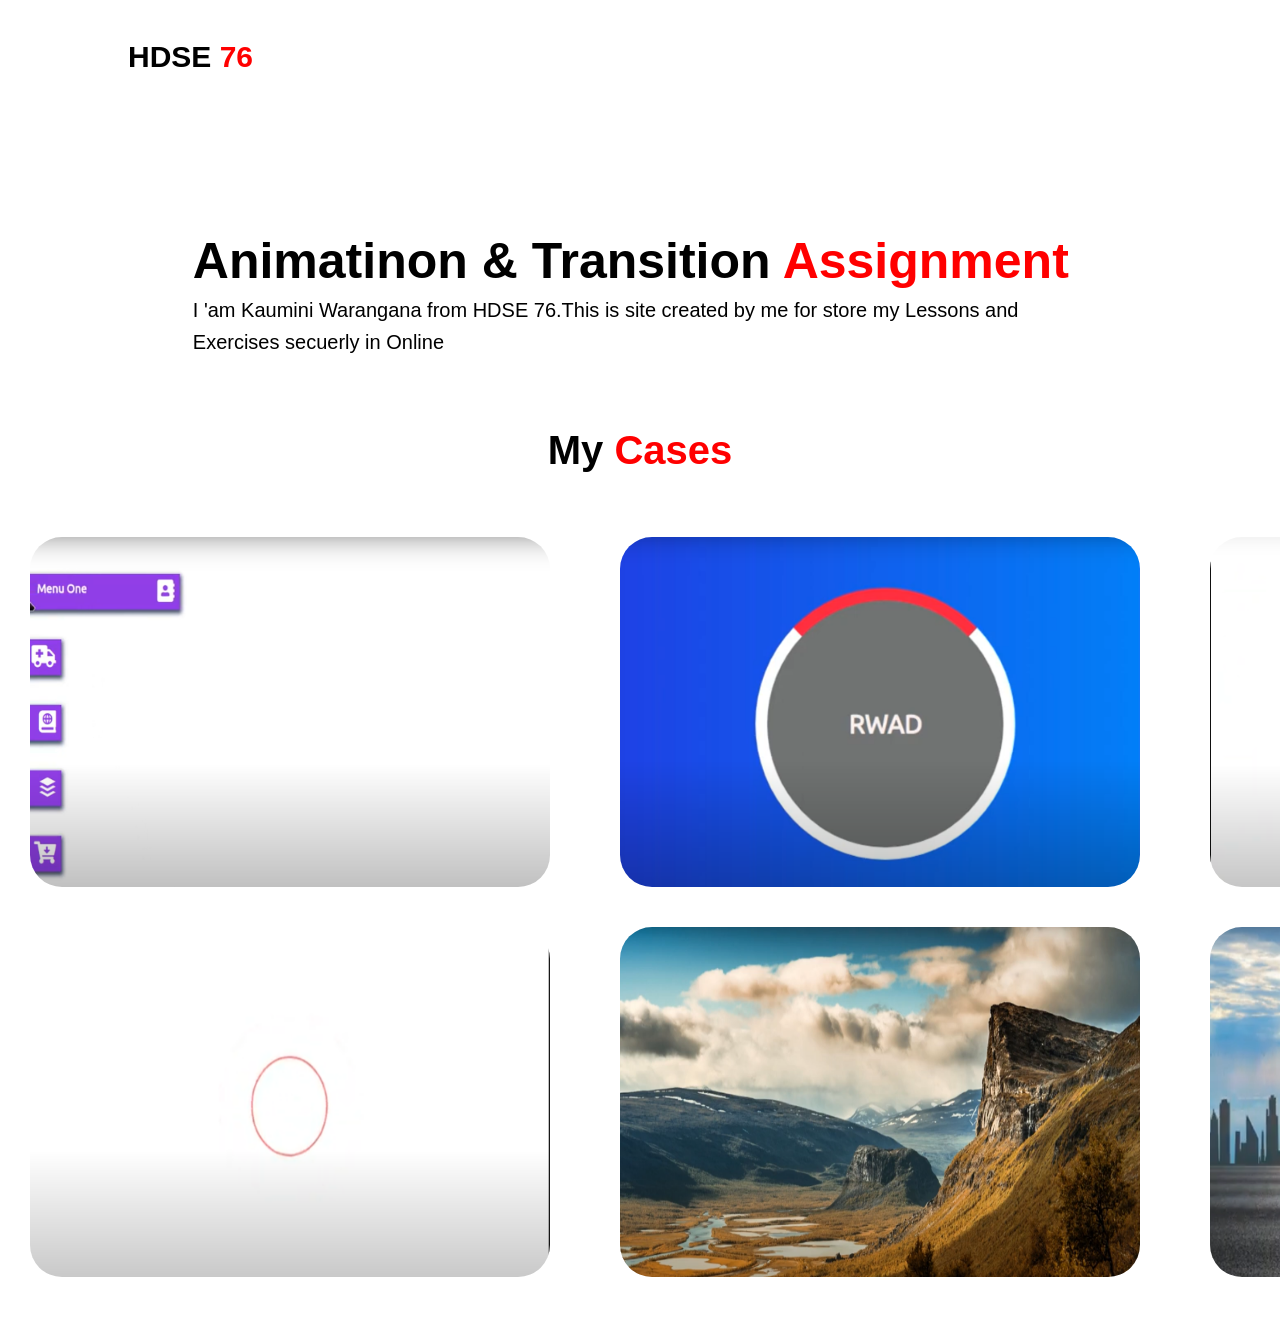
<file: index.html>
<!DOCTYPE html>
<html lang="en">
<head>
    <meta charset="UTF-8">
    <meta name="viewport" content="width=device-width, initial-scale=1.0">
    <title>Home</title>
    <link rel ="stylesheet"href="style.css">
</head>
<body>
    <div class="full-home">
    <header class ="header">
       
        <nav>
            <h1 style="color: rgb(0, 0, 0);">HDSE <span>76</span></h1>
           
        </nav>
    </header>

    <section class="home" class="active" id="home">
        <div class="home-content">
           
                <h2>Animatinon & Transition <span>Assignment</span></h2>
                <P>I 'am Kaumini Warangana from HDSE 76.This is site created by me for store my Lessons and Exercises secuerly in Online </P>
            </div>
           
         
        </div>
    </section>
</div>


    <section class="cases" id="cases">
        <div class="full-cases">
        <h1 class="heading">My <span>Cases</span></h1>
        <div class="cases-container">

            <div class="case-box">
                <img src="/images/Case1.png" alt="" />
                <div class="case-layer">
                  <h4>Case 1</h4>
                  <a href="/Case01/Case1.html"target="_blank"> Open Page</a>
                </div>
            </div>


              <div class="case-box">
                <img src="/images/Case2.png" alt="" />
                <div class="case-layer">
                  <h4>Case 2</h4>
                  <a href="/Case02/Case2.html"target="_blank"> Open Page</a>
                </div>
              </div>


              <div class="case-box">
                <img src="/images/Case3.png" alt="" />
                <div class="case-layer">
                  <h4>Case 3</h4>
                  <a href="/Case03/Case3.html"target="_blank"> Open Page </a>
                </div>
              </div>



              <div class="case-box">
                <img src="/images/Case4.png" alt="" />
                <div class="case-layer">
                  <h4>Case 4</h4>
                  <a href="/Case04/Case4.html"target="_blank"> Open Page</a>
                </div>
              </div>



              <div class="case-box">
                <img src="/images/Case5.png" alt="" />
                <div class="case-layer">
                  <h4>Case 5</h4>
                  <a href="/Case05/Case5.html"target="_blank"> Open Page</a>
                </div>
              </div>



              <div class="case-box">
                <img src="/images/Case6.png" alt="" />
                <div class="case-layer">
                  <h4>Case 6</h4>
                  <a href="/Case06/Case6.html" target="_blank"> Open Page</a>
                </div>
              </div>
        </div>
            </section>
        </div>
    
    
</body>
</html>
</file>
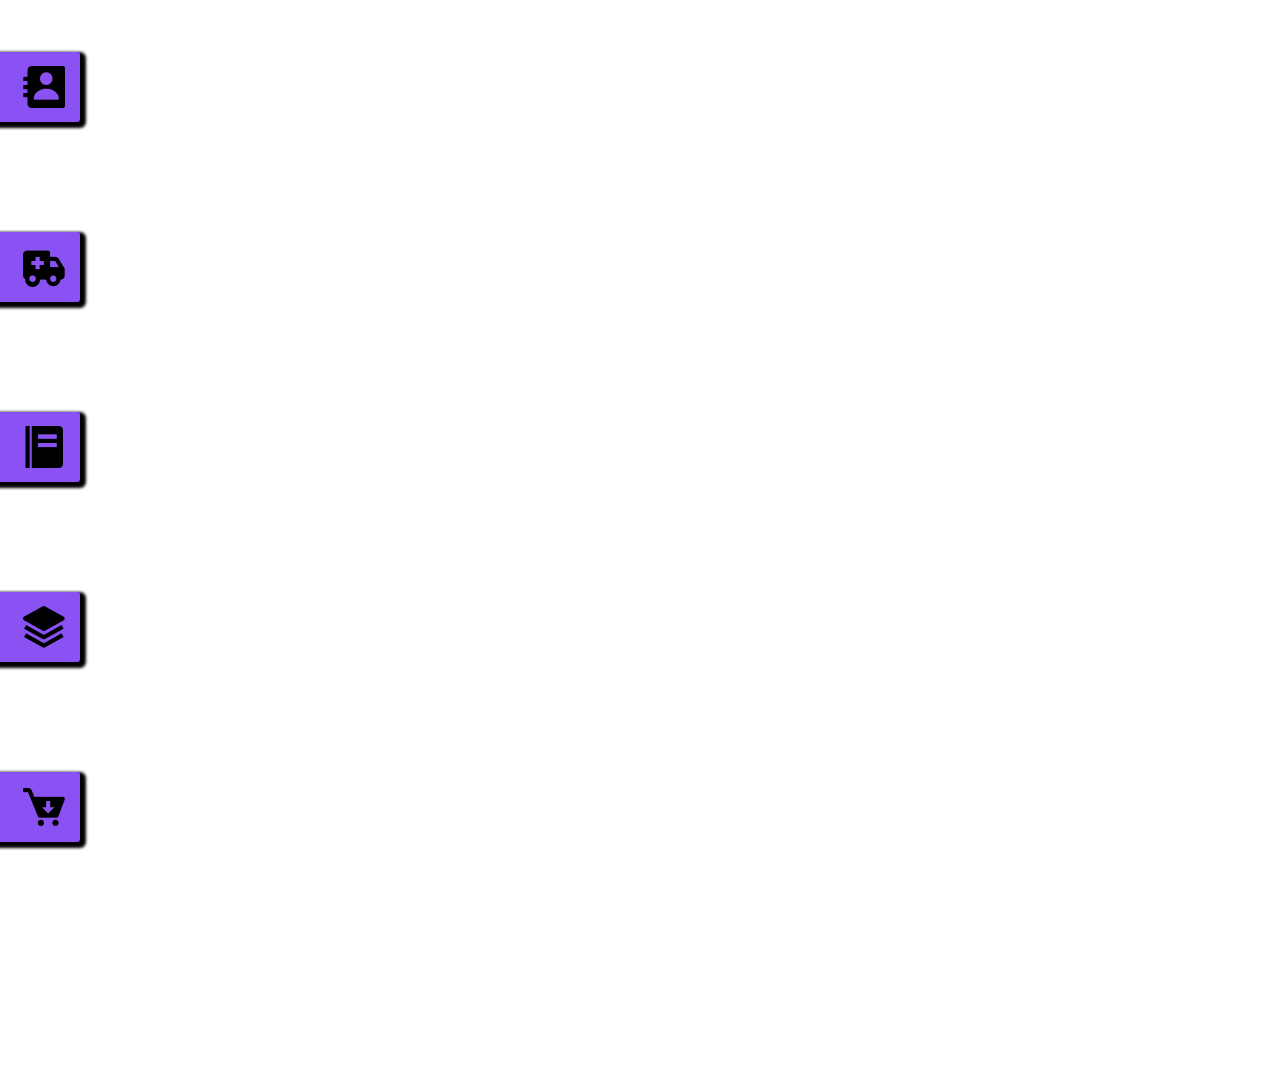
<file: Case01/Case1.html>
<!DOCTYPE html>
<html lang="en">
<head>
    <meta charset="UTF-8">
    <meta name="viewport" content="width=device-width, initial-scale=1.0">
    <title>Case 1</title>
    <link
    href="https://unpkg.com/boxicons@2.1.4/css/boxicons.min.css"
    rel="stylesheet"
  />
  <link rel ="stylesheet"href="Case1.css">
</head>
<body>

    <div class="container">
        <div class="box">
            <p>Menu One</p>
            <i class='bx bxs-contact'></i>
        </div>
        <div class="box">
            <p>Menu Two</p>
            <i class='bx bxs-ambulance' ></i>
        </div>
        <div class="box">
            <p>Menu Three</p>
            <i class='bx bxs-food-menu' ></i>
        </div>
        <div class="box">
            <p>Menu Four</p>
            <i class='bx bxs-layer' ></i>
        </div>
        <div class="box">
            <p>Menu Five</p>
            <i class='bx bxs-cart-download' ></i>
        </div>
    </div>
    
</body>
</html>
</file>
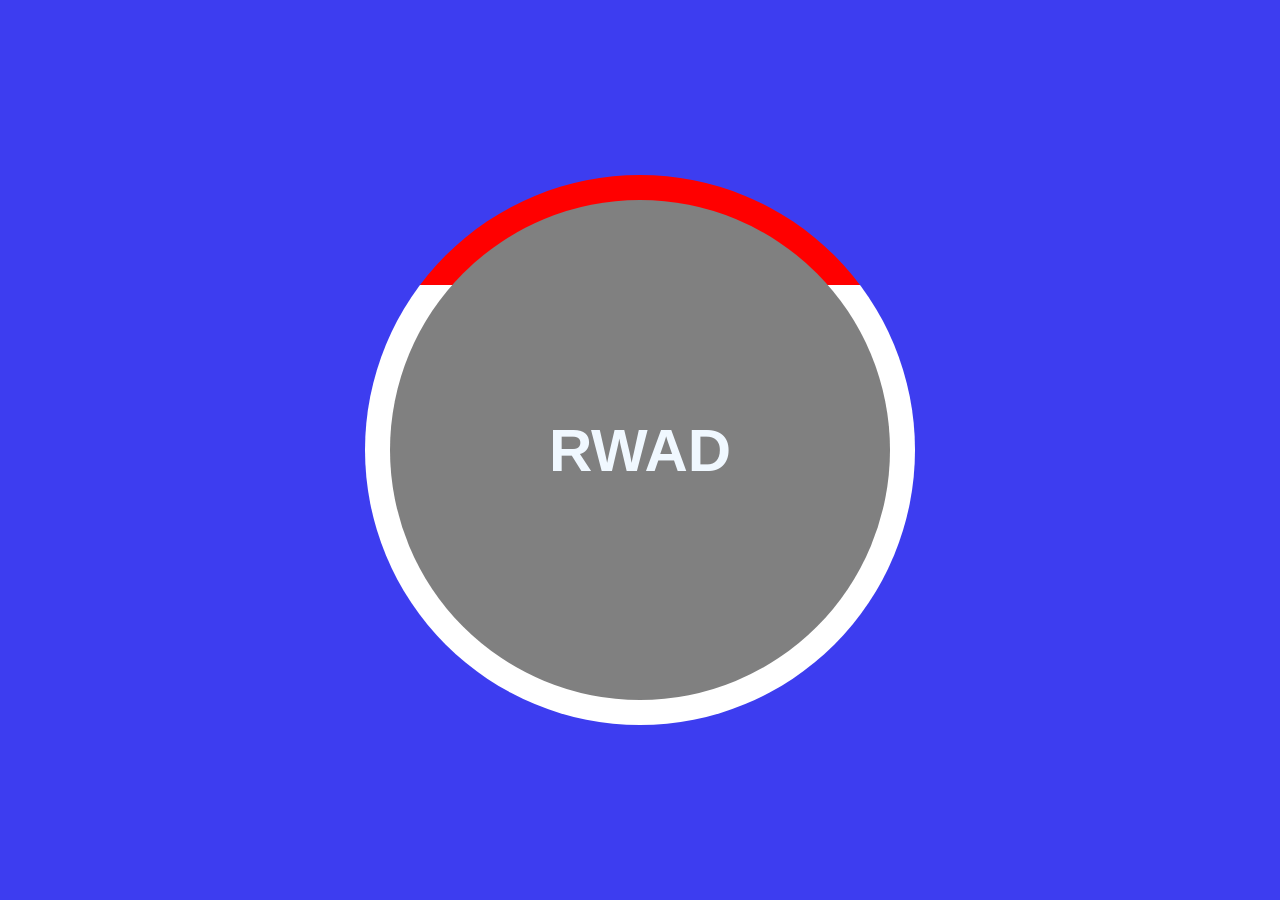
<file: Case02/Case2.html>
<!DOCTYPE html>
<html lang="en">
  <head>
    <meta charset="UTF-8" />
    <meta name="viewport" content="width=device-width, initial-scale=1.0" />
    <title>Case 02</title>
    <link rel="stylesheet" href="Case2.css" />
  </head>
  <body>
    <div class="container">
      <div class="outer-circle">
        <div class="inner-circle">RWAD</div>
      </div>
    </div>
  </body>
</html>
</file>
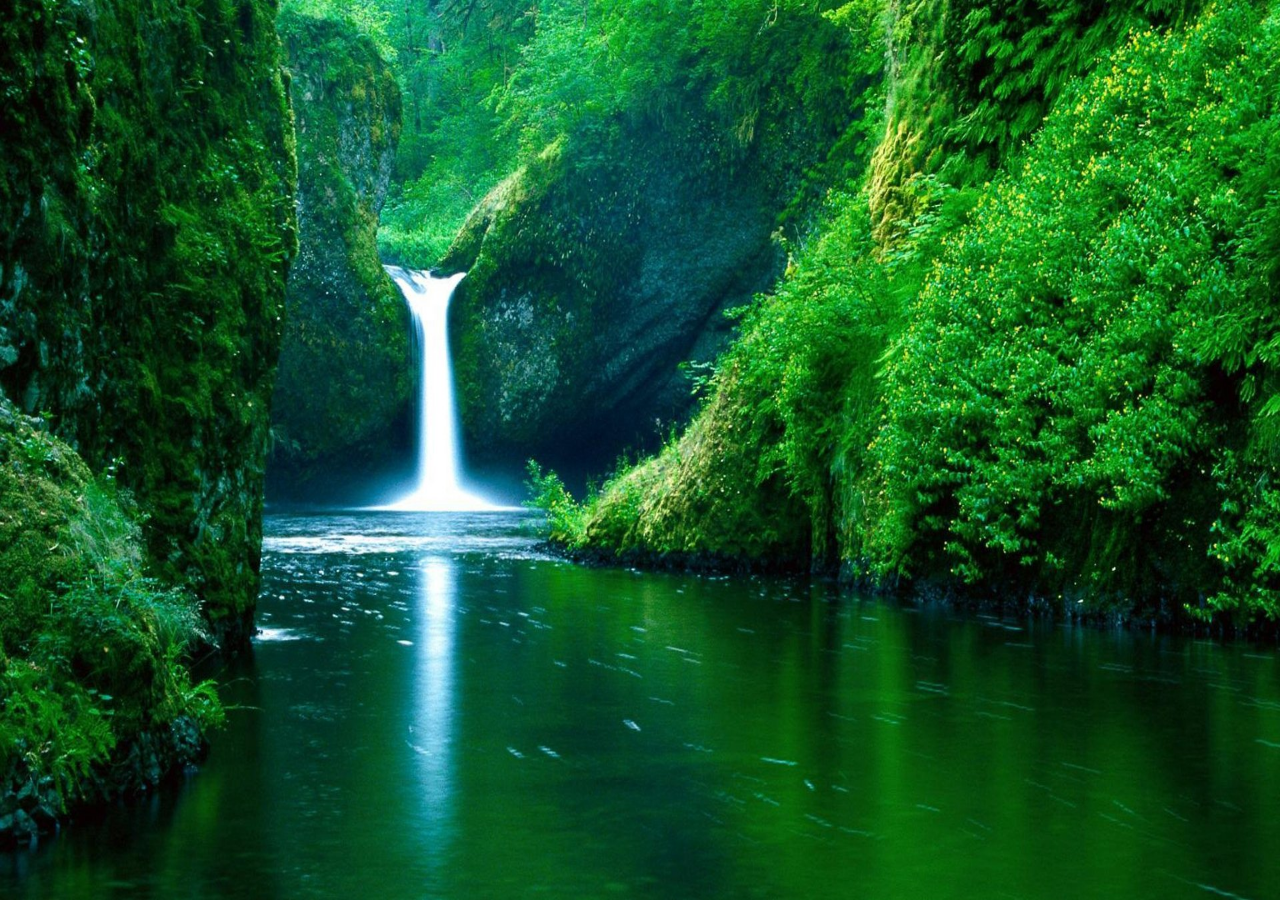
<file: Case05/Case5.html>
<!DOCTYPE html>
<html lang="en">
<head>
    <meta charset="UTF-8">
    <meta name="viewport" content="width=device-width, initial-scale=1.0">
    <title>Case 5</title>
    <link rel ="stylesheet"href="Case5.css">
</head>
<body>
    <div class="slider">
        <figure>
            <div class="slide">
                <img src="/images/picture1.jpg" alt="">
            </div>

            <div class="slide">
                <img src="/images/picture2.jpg" alt="">
            </div>

            <div class="slide">
                <img src="/images/picture3.jpg" alt="">
            </div>

            <div class="slide">
                <img src="/images/picture4.jpg" alt="">
            </div>

            <div class="slide">
                <img src="/images/picture5.jpg" alt="">
            </div>
        </figure>
    </div>
    
</body>
</html>
</file>
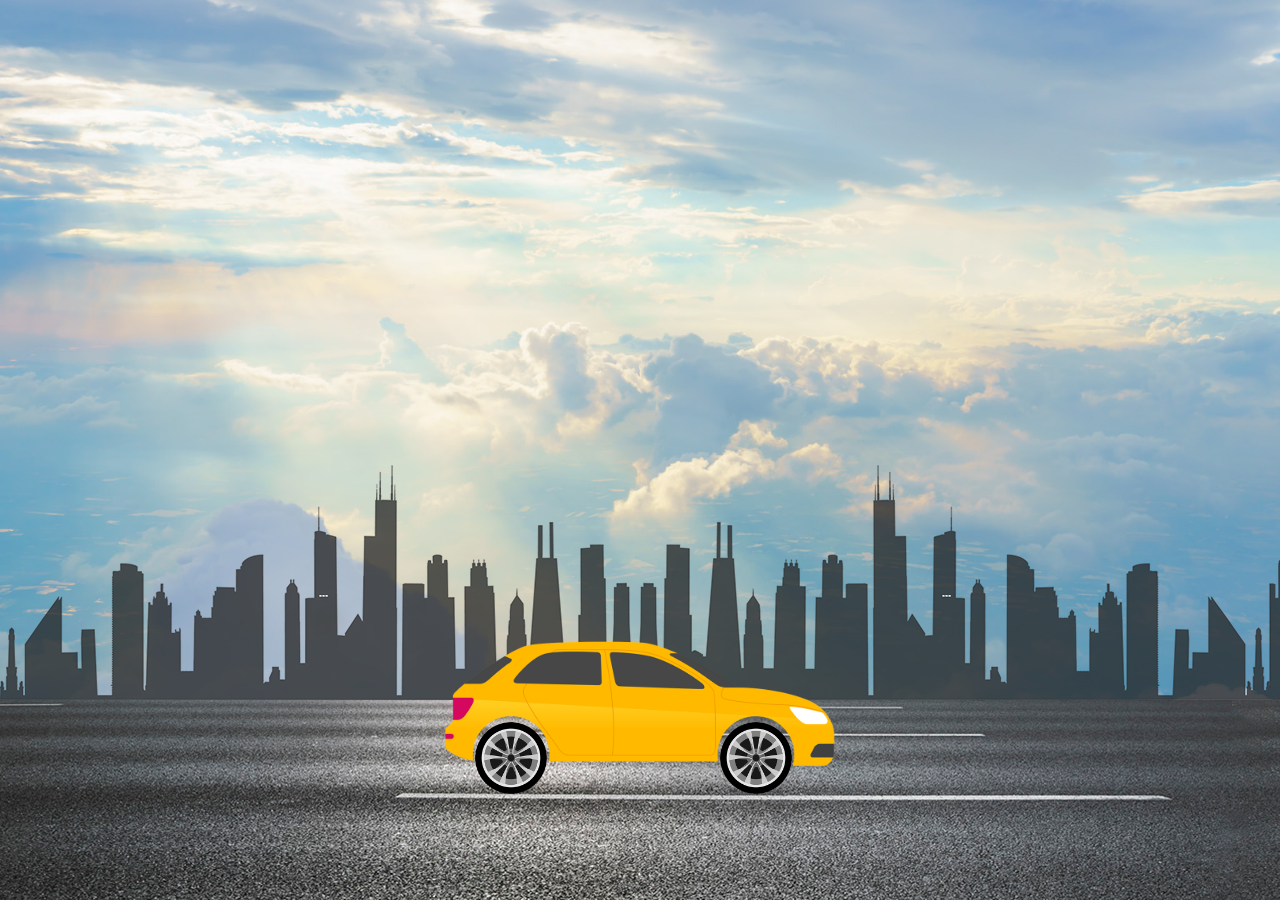
<file: Case06/Case6.html>
<!DOCTYPE html>
<html lang="en">
<head>
    <meta charset="UTF-8">
    <meta name="viewport" content="width=device-width, initial-scale=1.0">
    <title>Case 06</title>
    <link rel ="stylesheet"href="Case6.css">
</head>
<body>
    <div class="hero">
        <div class="highway"></div>
        <div class="city"></div>
        <div class="car">
            <img src="/images/car.png" >
        </div>
        <div class="wheel">
            <img src="/images/wheel.png" class="front-wheel">
            <img src="/images/wheel.png" class="back-wheel">
        </div>
    </div>
    
</body>
</html>
</file>
<file: style.css>
*{
    padding: 0;
    margin: 0;
    box-sizing: border-box;
    text-decoration: none;
    border: none;
    outline: none;
    scroll-behavior: smooth;
    font-family: 'Poppins', sans-serif;
 
}

:root{
    --bg-color: #ffffff;
    --second-bg-color: #fff5f5;
    --text-color: #000000;
    --main-color: rgb(255, 0, 0);
}



.header{
    height: 15vh;
    width: 100%;
}

.html{
    font-size: 62.5%;
    overflow-x: hidden;
}

nav{
    display: flex;
    align-items: center;
    justify-content: space-between;
    padding-top: 40px;
    padding-left: 10%;
    padding-right: 10%;
    transition: .3s;
}

nav h1{
    color: var(--text-color);
    font-size: 30px;
    text-transform: uppercase;
}

span{
    color: red;
}
nav ul li{
    list-style-type: none;
    display: inline-block;
    padding: 10px 20px;
}

nav ul li a{
    color: white;
    text-decoration: none;
    font-weight: bold;
}

nav ul li a:hover{
    color: black;
    transition: .3s;
}

.home{
    display: flex;
    justify-content: center;
    align-items: center;
    margin-top: 5%;
    margin-left: 1%;
    background-color: #ffffff00;
}






.home-content h2{
    padding-top: 30px;
    margin-left: 180px;
    font-size: 50px;
    font-weight: 700;
    line-height: 1.3;
    color: rgb(0, 0, 0);
    background-color: #00000000;
}
.home-content p{
    font-size: 20px;
    margin-left: 180px;
    margin-right: 200px;
    line-height: 2pc;
    margin-bottom: 30px;
    font-family: sans-serif;
    color : black;
    background-color: #ffffff00;
}


.cases{
    display: block;
    width: 100%;
    text-align: center;
    margin-bottom: 4rem;
}


.cases h1{
    height: 5vh;
    margin-top: 40px;
    margin-bottom: 4rem ;
    color:var(--text-color);
    font-size: 40px;
    text-align: center;
}

.cases h4{
    color: var(--bg-color);
    background: fixed;
}


.cases-container{
    display: grid;
    grid-template-columns: repeat(3, 1fr);
    align-items: center;
    gap: 2.5rem;
}

.cases-container .case-box{
    position: relative;
    border-radius: 2rem;
    box-shadow: 0 0 1rem var(--bg-color);
    overflow: hidden;
    display: flex;
    width: 520px;
    height: 350px;
    margin-left: 30px;
}

.case-box img{
    width: 520px;
    height: 350px;
}

.case-box:hover img{
    transform: scale(1.1);
}

.case-box .case-layer{
    position: absolute;
    bottom: 0;
    left: 0;
    width: 100%;
    height: 100%;
    background: linear-gradient(rgba(255, 255, 255, 0.1), red);
    display: flex;
    justify-content: center;
    align-items: center;
    flex-direction: column;
    text-align: center;
    padding: 0 4rem;
    transform: translateY(100%);
    transition: .5s ease;
}

.case-box:hover .case-layer{
    transform: translateY(0);
}

.case-layer h4{
    font-size: 3rem;
    color: var(--bg-color);
}

.case-layer a{
    display: inline-flex;
    justify-content: center;
    align-items: center;
    width: 5rem;
    height: 5rem;
    background: var(--bg-color);
    border-radius: 50%;
}

.case-layer a i{
    font-size: 2rem;
    color: var(--second-bg-color);
}
</file>
<file: Case01/Case1.css>
body{
    margin: 0;
}

.container{
    height: 100vh;
    width: 100vw;
    display: grid;
    grid-template-rows: 1fr 1fr 1fr 1fr 1fr;
    margin-top: 8%;
    justify-content: left;
    text-align: center;
    margin-bottom: 5%;
}

.container .box{
    height: 70px;
    width: 90px;
    display: flex;
    align-items: center;
    margin-left: -10px;
    margin-top: -50px;
    background-color: #8a51f3;
    box-shadow: 3px 3px 3px 3px rgb(0, 0, 0);
    transition: ease-out 1.3s;
    border-radius: 3px;
    
}

.container .box:hover{
    width: 420px;
    transition: ease-in-out 1.3s;
}

.container .box p{
    font-size: 0;
    transition: ease-out 1.3s;
}

.container .box:hover p{
    font-size: 25px;
    font-weight: 600;
    padding-left: 35px;
    transition: ease-in-out 1.3s;
}

.container .box i{
    font-size: 50px;
    padding-left: 29px;
    transition: ease-out 1.3s;
}

.container .box:hover i{
    padding-left: 200px;
    transition: ease-in-out 1.3s;
}
</file>
<file: Case02/Case2.css>
body{
    margin: 0;
    
}
.container{
    height: 100vh;
    display: flex;
    justify-content: center;
    align-items: center;
    background-color: rgb(61, 61, 240);
}
.inner-circle{
    height: 500px;
    width: 500px;
    border-radius: 50%;
    background-color: gray;
    color: aliceblue;
    font-weight: 600;
    font-family: sans-serif;
    font-size: 60px;
    display: flex;
    justify-content: center;
    align-items: center;
    transition: 4s ;
    
    
}
.outer-circle{
    height: 550px;
    width: 550px;
    background: linear-gradient(red 20%,white 20%,white 20%, white 20%, white 20%);
    border-radius: 50%;
    transition: 4s ease;
    display: flex;
    justify-content: center;
    align-items: center;
}
.outer-circle:hover {
    transform: rotate(360deg);
}
.outer-circle:hover .inner-circle{
    transform: rotate(-360deg);
}
.outer-circle:not(:hover){
    transition: tranform 0s;
}
.outer-circle:not(:hover) .inner-circle{
    transition: tranform 0s;
}
</file>
<file: Case05/Case5.css>
*{
    margin: 0;
    padding: 0;
}
.slider{
    width: 100%;
    height: 100vh;
    overflow: hidden;
}

figure{
    position: relative;
    left: 0;
    width: 500%;
    animation: 10s slide  infinite;
  
}

@keyframes slide {
    0%{
        left: -300;
    }
    6.25%{
        left: -300;
    }
    12.5%{
        left: -200%;
    }
    17.75%{
        left: -200%;
    }
    25%{
        left: -100%;
    }
    31.25%{
        left: -100%;
    }
    37.5%{
        left: 0%;
    }
    43.75%{
        left: 0%;
    }
    50%{
        left: 0%;
    }
    56.25%{
        left: -100%;
    }
    62.5%{
        left: -100%;
    }
    68.75%{
        left: -200%;
    }
    75%{
        left: -200%;
    }
    81.25%{
        left: -300%;
    }
    87.5%{
        left: -300%;
    }
    93.75%{
        left: -300%;
    }
    100%{
        left: -300%;
    }

    
}

.slide{
    width: 20%;
    height: 100vh;
    position:relative;
    float: right;
}
.slider img{
    width: 100%;
    height: 100vh;
}
</file>
<file: Case06/Case6.css>
*{
    margin: 0;
    padding: 0;
}
.hero{
    height: 100vh;
    width: 100%;
    background-image: url('/images/sky.jpg');
    background-size: cover;
    background-position: center;
    position: relative;
    overflow-x: hidden;
}

.highway{
    height: 200px;
    width: 500%;
    display: block;
    background-image: url('/images/road.jpg');
    position: absolute;
    bottom: 0;
    left: 0;
    right: 0;
    z-index: 1;
    background-repeat: repeat-x;
    animation: highway 5s linear infinite;
}

@keyframes highway{
    100%{
        transform: translateX(-3400px);
    }
}

.city{
    height: 250px;
    width: 500%;
    background-image: url('/images/city.png');
    position: absolute;
    bottom: 200px;
    left: 0;
    right: 0;
    display: block;
    z-index: 1;
    background-repeat: repeat-x;
    animation: city 20s linear infinite;
}

@keyframes city{
    100%{
        transform: translateX(-1400px);
    }
}

.car{
    width: 400px;
    left: 50%;
    bottom: 100px;
    transform: translateX(-50%);
    z-index: 2;
    position: absolute;
}
.car img{
    width: 100%;
    animation: car 1s linear infinite;
}

@keyframes car{
    100%{
        transform: translateY(-1px);
    }
    50%{    
        transform: translateY(1px);
    }
    0%{
        transform: translateY(-1px);
    }
}

.wheel{
    left: 50%;
    bottom: 178px;
    transform: translateX(-50%);
    z-index: 2;
    position: absolute;
}
.wheel img{
    width: 72px;
    height: 72px;
    animation: wheel 1s linear infinite;
}

.back-wheel{
    left: -165px;
    position: absolute;
}
.front-wheel{
    left: 80px;
    position: absolute;
}

@keyframes wheel{
    100%{
        transform: rotate(360deg);
    }
}
</file>
